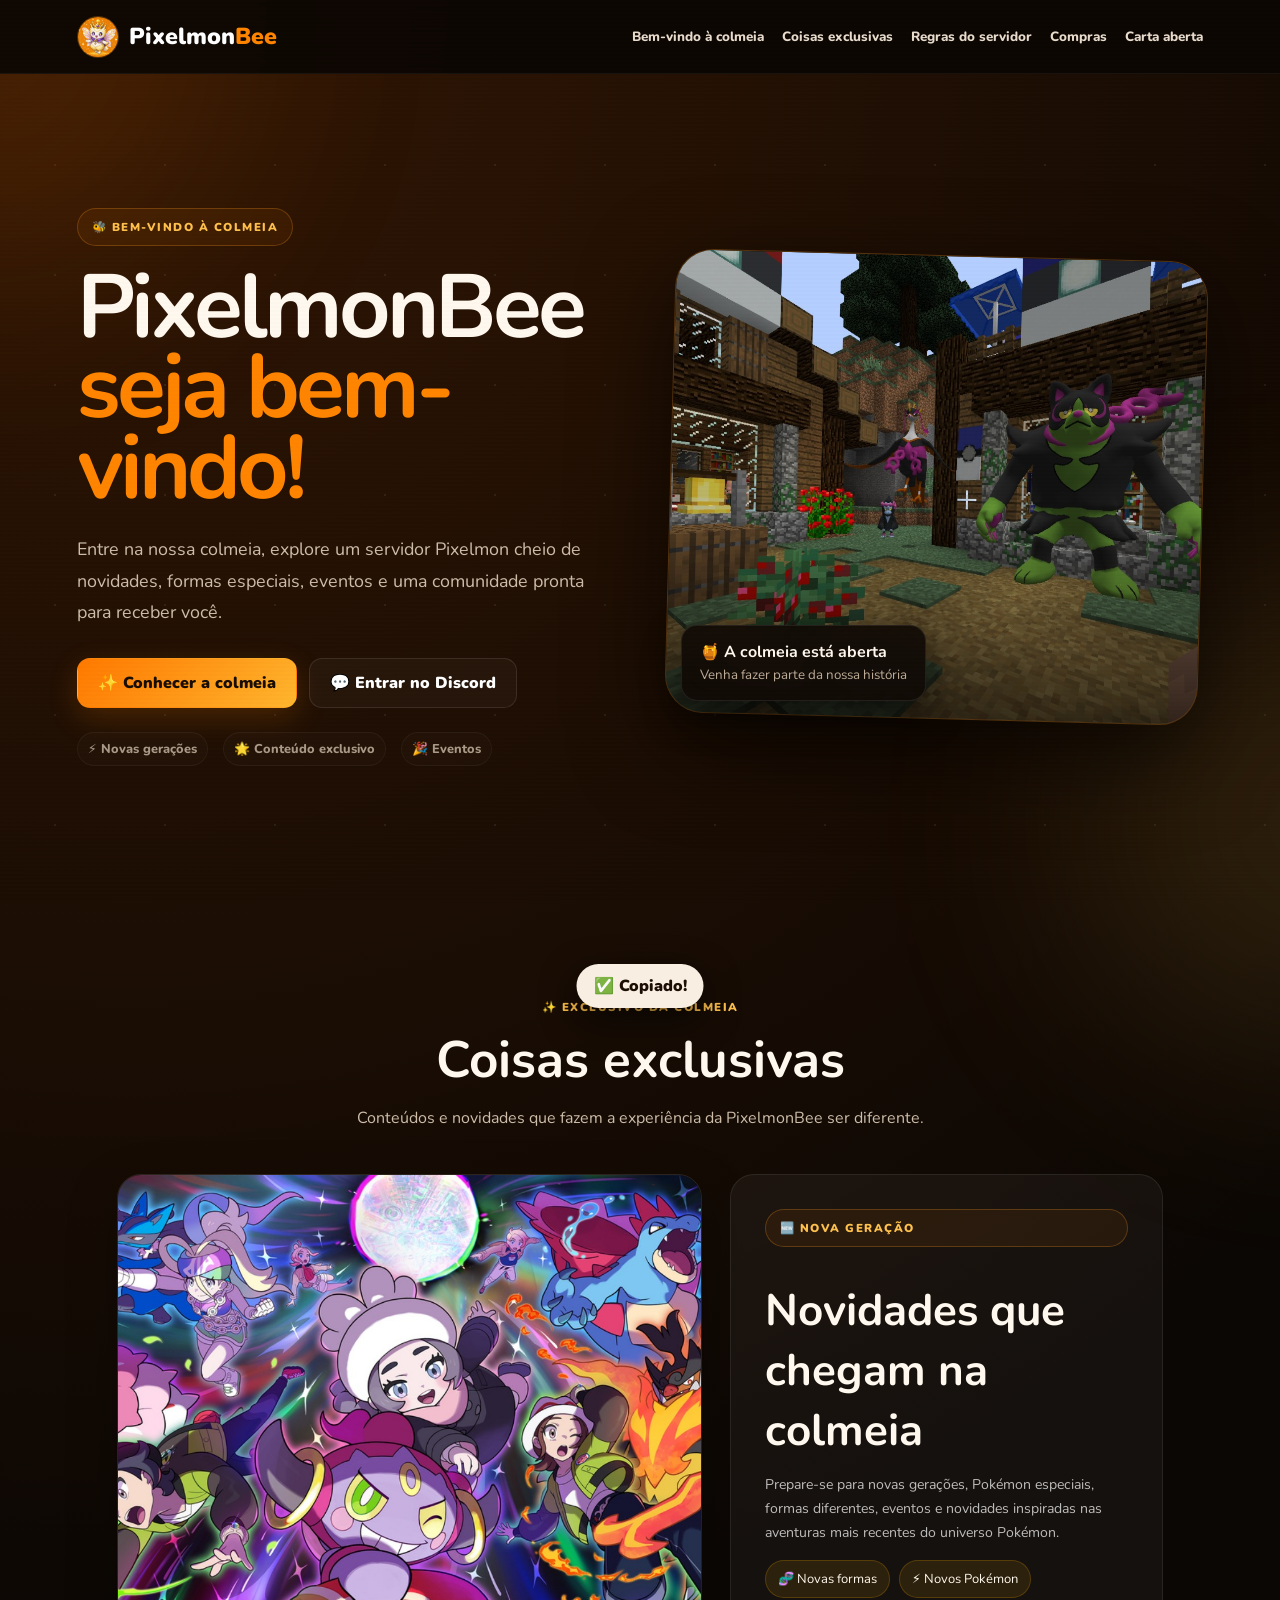
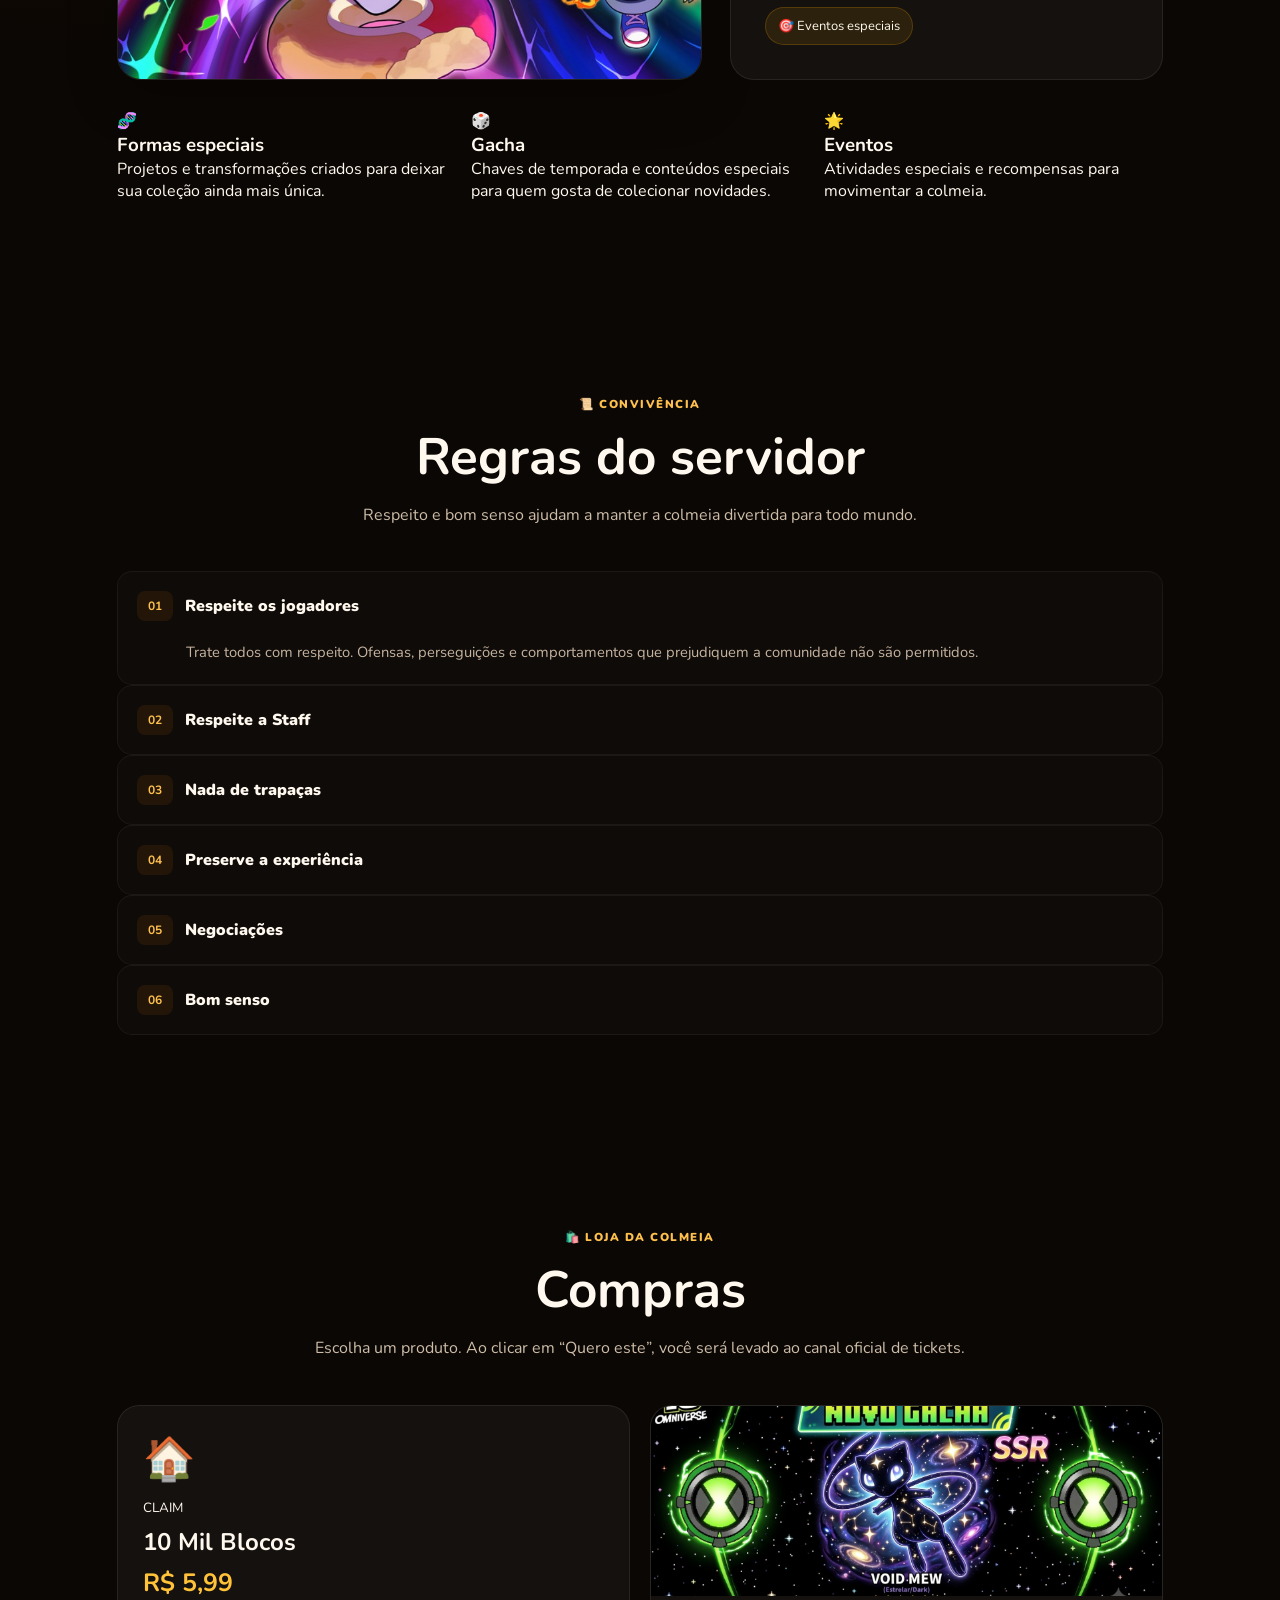
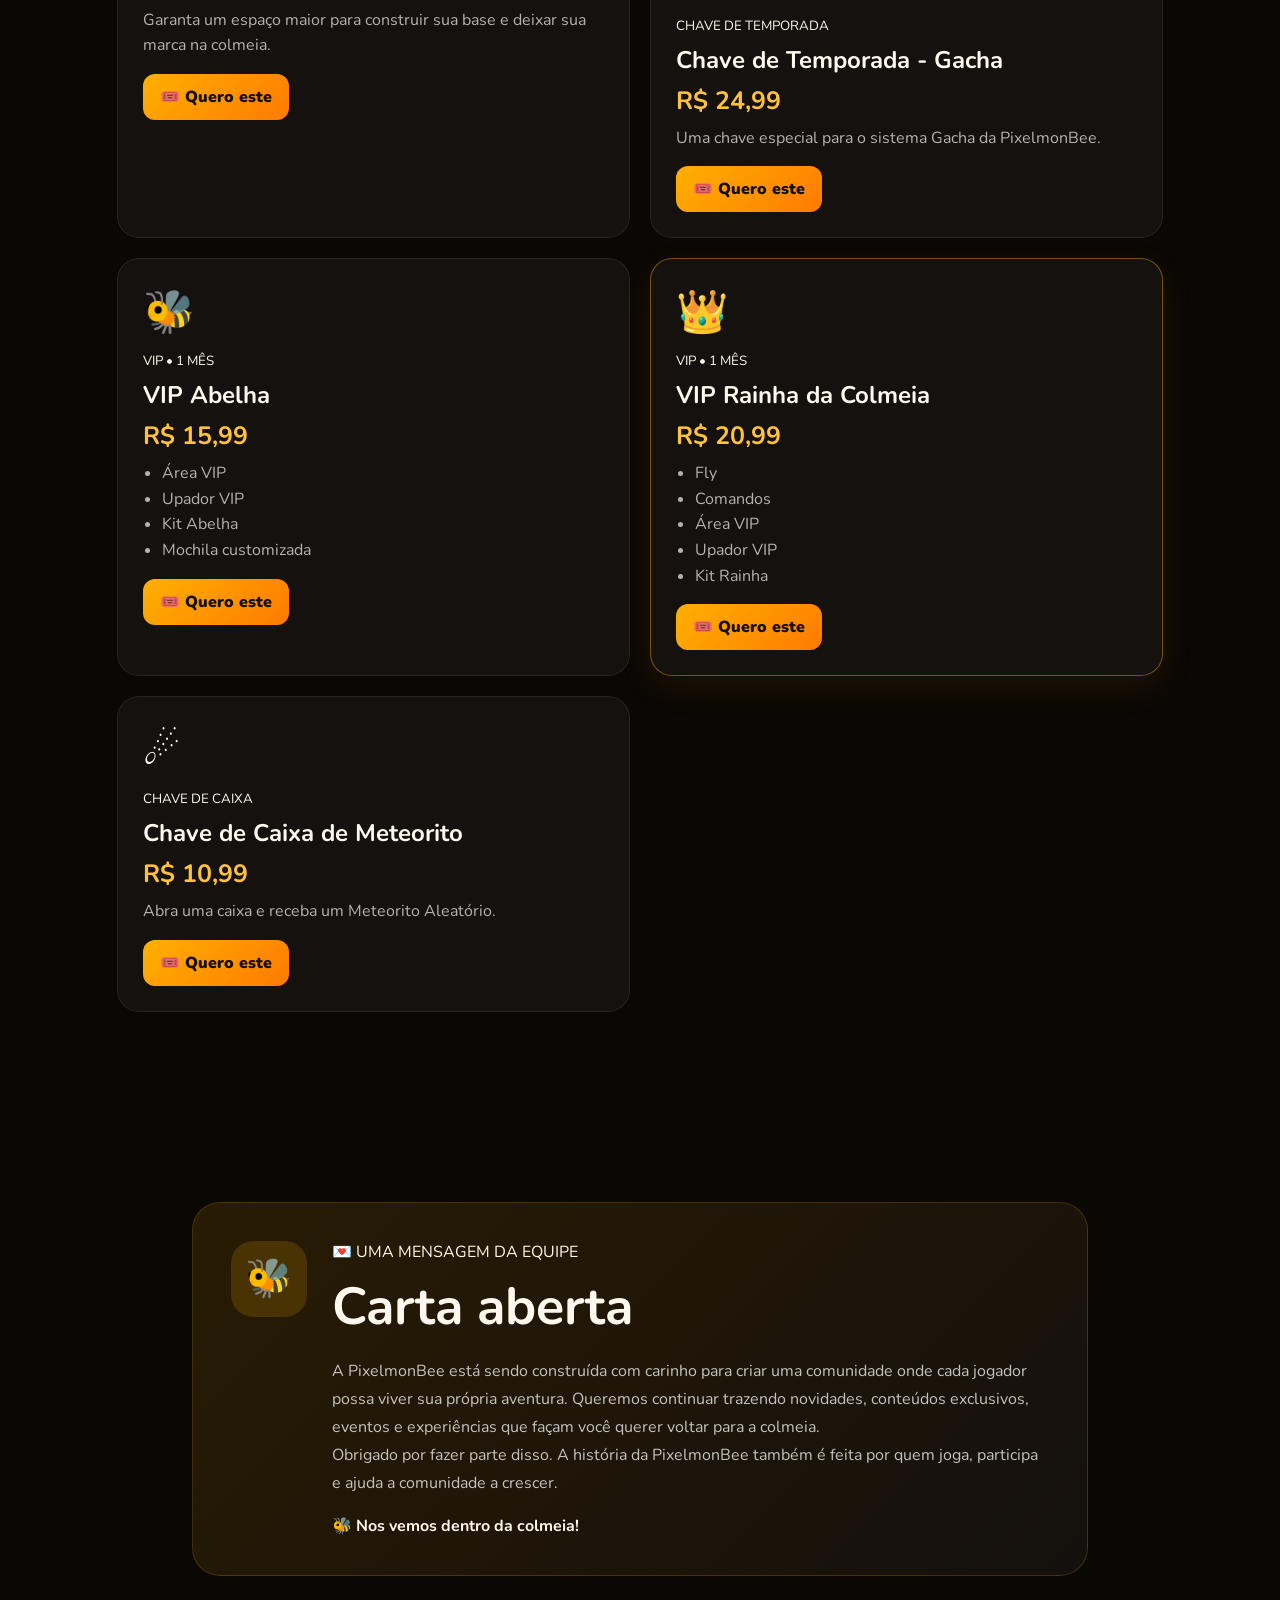
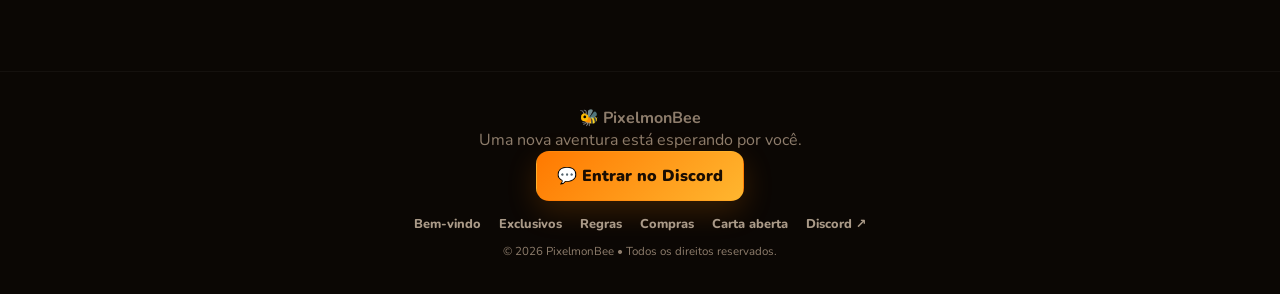
<file: index.html>
<!DOCTYPE html>
<html lang="pt-BR">
<head>
<meta charset="UTF-8"><meta name="viewport" content="width=device-width, initial-scale=1.0">
<meta name="theme-color" content="#ffb000"><meta name="description" content="PixelmonBee — Bem-vindo à colmeia. Conteúdo exclusivo, regras, compras e comunidade Pixelmon.">
<title>PixelmonBee • Bem-vindo à Colmeia</title>
<link rel="preconnect" href="https://fonts.googleapis.com"><link rel="preconnect" href="https://fonts.gstatic.com" crossorigin>
<link href="https://fonts.googleapis.com/css2?family=Nunito:wght@400;600;700;800;900&display=swap" rel="stylesheet"><link rel="stylesheet" href="style.css">
</head>
<body>
<div class="ambient ambient-a"></div><div class="ambient ambient-b"></div>
<header class="navbar">
<a class="brand" href="#bem-vindo" aria-label="PixelmonBee início"><img src="bee-mascot.jpg" alt="Mascote PixelmonBee" class="brand-img"><span>Pixelmon<span>Bee</span></span></a>
<button class="menu-btn" aria-label="Abrir menu" aria-expanded="false">☰</button>
<nav class="nav-links"><a href="#bem-vindo">Bem-vindo à colmeia</a><a href="#exclusivos">Coisas exclusivas</a><a href="#regras">Regras do servidor</a><a href="#compras">Compras</a><a href="#carta">Carta aberta</a></nav>
</header>
<main>
<section id="bem-vindo" class="hero"><div class="hero-copy reveal"><div class="badge">🐝 BEM-VINDO À COLMEIA</div><h1>PixelmonBee<br><span>seja bem-vindo!</span></h1><p>Entre na nossa colmeia, explore um servidor Pixelmon cheio de novidades, formas especiais, eventos e uma comunidade pronta para receber você.</p><div class="hero-actions"><a href="#exclusivos" class="btn primary">✨ Conhecer a colmeia</a><a href="https://discord.gg/A4HREpduk" target="_blank" rel="noopener" class="btn ghost">💬 Entrar no Discord</a></div><div class="hero-mini"><span>⚡ Novas gerações</span><span>🌟 Conteúdo exclusivo</span><span>🎉 Eventos</span></div></div><div class="hero-visual reveal"><div class="hero-frame"><img src="server-scene.png" alt="Cena do servidor PixelmonBee"><div class="hero-overlay"></div><div class="scene-tag">🐝 PIXELMONBEE</div></div><div class="floating-card"><b>🍯 A colmeia está aberta</b><small>Venha fazer parte da nossa história</small></div></div></section>
<section id="exclusivos" class="section exclusive-section"><div class="section-heading reveal"><span>✨ EXCLUSIVO DA COLMEIA</span><h2>Coisas exclusivas</h2><p>Conteúdos e novidades que fazem a experiência da PixelmonBee ser diferente.</p></div><div class="exclusive-feature reveal"><div class="exclusive-image"><img src="legends-za-banner.jpg" alt="Banner de Pokémon Legends Z-A"></div><div class="exclusive-copy"><div class="badge">🆕 NOVA GERAÇÃO</div><h3>Novidades que chegam na colmeia</h3><p>Prepare-se para novas gerações, Pokémon especiais, formas diferentes, eventos e novidades inspiradas nas aventuras mais recentes do universo Pokémon.</p><div class="exclusive-pills"><span>🧬 Novas formas</span><span>⚡ Novos Pokémon</span><span>🎯 Eventos especiais</span></div></div></div><div class="feature-grid exclusive-cards"><article class="feature-card reveal"><div class="feature-icon">🧬</div><h3>Formas especiais</h3><p>Projetos e transformações criados para deixar sua coleção ainda mais única.</p></article><article class="feature-card reveal"><div class="feature-icon">🎲</div><h3>Gacha</h3><p>Chaves de temporada e conteúdos especiais para quem gosta de colecionar novidades.</p></article><article class="feature-card reveal"><div class="feature-icon">🌟</div><h3>Eventos</h3><p>Atividades especiais e recompensas para movimentar a colmeia.</p></article></div></section>
<section id="regras" class="section rules-section"><div class="section-heading reveal"><span>📜 CONVIVÊNCIA</span><h2>Regras do servidor</h2><p>Respeito e bom senso ajudam a manter a colmeia divertida para todo mundo.</p></div><div class="rules-grid"><details class="rule reveal" open><summary><b>01</b> Respeite os jogadores</summary><p>Trate todos com respeito. Ofensas, perseguições e comportamentos que prejudiquem a comunidade não são permitidos.</p></details><details class="rule reveal"><summary><b>02</b> Respeite a Staff</summary><p>Siga as orientações da equipe e, se houver algum problema, procure a Staff de forma respeitosa.</p></details><details class="rule reveal"><summary><b>03</b> Nada de trapaças</summary><p>Não utilize hacks, exploits ou qualquer recurso que dê vantagem injusta.</p></details><details class="rule reveal"><summary><b>04</b> Preserve a experiência</summary><p>Evite spam, divulgação indevida, abusos e atitudes que atrapalhem a experiência dos demais jogadores.</p></details><details class="rule reveal"><summary><b>05</b> Negociações</summary><p>Tenha atenção ao negociar itens, Pokémon e serviços. Em caso de dúvida ou problema, procure a equipe.</p></details><details class="rule reveal"><summary><b>06</b> Bom senso</summary><p>A Staff pode analisar situações que não estejam descritas literalmente aqui para preservar a comunidade.</p></details></div></section>
<section id="compras" class="section shop-section"><div class="section-heading reveal"><span>🛍️ LOJA DA COLMEIA</span><h2>Compras</h2><p>Escolha um produto. Ao clicar em “Quero este”, você será levado ao canal oficial de tickets.</p></div><div class="shop-grid">
<article class="product-card reveal"><div class="product-icon">🏠</div><small>CLAIM</small><h3>10 Mil Blocos</h3><strong class="price">R$ 5,99</strong><p>Garanta um espaço maior para construir sua base e deixar sua marca na colmeia.</p><a class="buy-btn" href="https://discord.com/channels/1549531793768841348/1549538783274213408" target="_blank" rel="noopener">🎟️ Quero este</a></article>
<article class="product-card product-gacha reveal"><div class="product-image"><img src="gacha-banner.png" alt="Gacha — resultado da convocação"></div><small>CHAVE DE TEMPORADA</small><h3>Chave de Temporada - Gacha</h3><strong class="price">R$ 24,99</strong><p>Uma chave especial para o sistema Gacha da PixelmonBee.</p><a class="buy-btn" href="https://discord.com/channels/1549531793768841348/1549538783274213408" target="_blank" rel="noopener">🎟️ Quero este</a></article>
<article class="product-card reveal"><div class="product-icon">🐝</div><small>VIP • 1 MÊS</small><h3>VIP Abelha</h3><strong class="price">R$ 15,99</strong><ul><li>Área VIP</li><li>Upador VIP</li><li>Kit Abelha</li><li>Mochila customizada</li></ul><a class="buy-btn" href="https://discord.com/channels/1549531793768841348/1549538783274213408" target="_blank" rel="noopener">🎟️ Quero este</a></article>
<article class="product-card featured-product reveal"><div class="product-icon">👑</div><small>VIP • 1 MÊS</small><h3>VIP Rainha da Colmeia</h3><strong class="price">R$ 20,99</strong><ul><li>Fly</li><li>Comandos</li><li>Área VIP</li><li>Upador VIP</li><li>Kit Rainha</li></ul><a class="buy-btn" href="https://discord.com/channels/1549531793768841348/1549538783274213408" target="_blank" rel="noopener">🎟️ Quero este</a></article>
<article class="product-card reveal"><div class="product-icon">☄️</div><small>CHAVE DE CAIXA</small><h3>Chave de Caixa de Meteorito</h3><strong class="price">R$ 10,99</strong><p>Abra uma caixa e receba um Meteorito Aleatório.</p><a class="buy-btn" href="https://discord.com/channels/1549531793768841348/1549538783274213408" target="_blank" rel="noopener">🎟️ Quero este</a></article>
</div></section>
<section id="carta" class="section letter-section"><div class="letter reveal"><div class="letter-mark">🐝</div><div><span>💌 UMA MENSAGEM DA EQUIPE</span><h2>Carta aberta</h2><p>A PixelmonBee está sendo construída com carinho para criar uma comunidade onde cada jogador possa viver sua própria aventura. Queremos continuar trazendo novidades, conteúdos exclusivos, eventos e experiências que façam você querer voltar para a colmeia.</p><p>Obrigado por fazer parte disso. A história da PixelmonBee também é feita por quem joga, participa e ajuda a comunidade a crescer.</p><strong>🐝 Nos vemos dentro da colmeia!</strong></div></div></section>
</main>
<footer class="footer"><div class="footer-main"><div><b>🐝 PixelmonBee</b><p>Uma nova aventura está esperando por você.</p></div><a class="btn primary" href="https://discord.gg/A4HREpduk" target="_blank" rel="noopener">💬 Entrar no Discord</a></div><div class="footer-links"><a href="#bem-vindo">Bem-vindo</a><a href="#exclusivos">Exclusivos</a><a href="#regras">Regras</a><a href="#compras">Compras</a><a href="#carta">Carta aberta</a><a href="https://discord.gg/A4HREpduk" target="_blank" rel="noopener">Discord ↗</a></div><p class="copyright">© <span id="year"></span> PixelmonBee • Todos os direitos reservados.</p></footer>
<div class="toast" id="toast">✅ Copiado!</div><button class="to-top" id="to-top" aria-label="Voltar ao topo">↑</button><script src="script.js"></script>
</body></html>
</file>
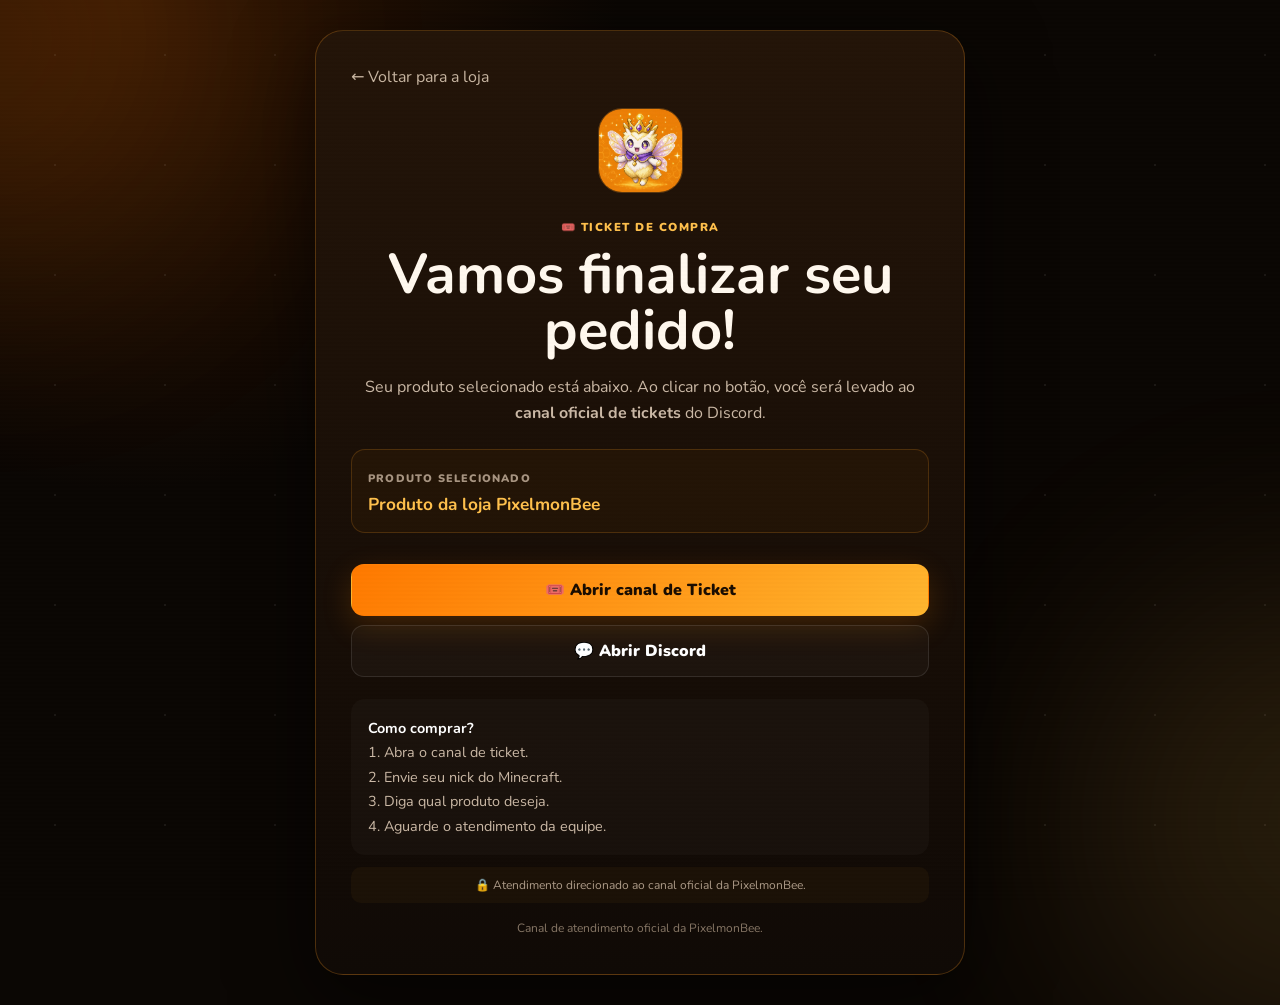
<file: ticket.html>
<!DOCTYPE html>
<html lang="pt-BR">
<head>
  <meta charset="UTF-8"><meta name="viewport" content="width=device-width, initial-scale=1.0">
  <meta name="theme-color" content="#ff8500">
  <title>Ticket • PixelmonBee</title>
  <link rel="preconnect" href="https://fonts.googleapis.com"><link rel="preconnect" href="https://fonts.gstatic.com" crossorigin>
  <link href="https://fonts.googleapis.com/css2?family=Nunito:wght@400;600;700;800;900&display=swap" rel="stylesheet"><link rel="stylesheet" href="style.css">
</head>
<body class="ticket-page">
  <div class="ambient ambient-a"></div><div class="ambient ambient-b"></div>
  <main class="ticket-main">
    <div class="ticket-card">
      <a class="back" href="index.html#loja">← Voltar para a loja</a>
      <div class="ticket-logo"><img src="bee-mascot.jpg" alt="PixelmonBee"></div>
      <span class="ticket-label">🎟️ TICKET DE COMPRA</span>
      <h1>Vamos finalizar seu pedido!</h1>
      <p>Seu produto selecionado está abaixo. Ao clicar no botão, você será levado ao <b>canal oficial de tickets</b> do Discord.</p>

      <div class="selected"><small>PRODUTO SELECIONADO</small><strong id="selected-item">Produto da loja PixelmonBee</strong></div>

      <a id="ticket-link" class="btn primary big" href="https://discord.com/channels/1549531793768841348/1549538783274213408" target="_blank" rel="noopener">🎟️ Abrir canal de Ticket</a>
      <a class="btn ghost big" href="https://discord.gg/A4HREpduk" target="_blank" rel="noopener">💬 Abrir Discord</a>

      <div class="ticket-help">
        <b>Como comprar?</b><br>
        1. Abra o canal de ticket.<br>
        2. Envie seu nick do Minecraft.<br>
        3. Diga qual produto deseja.<br>
        4. Aguarde o atendimento da equipe.
      </div>
      <div class="ticket-channel">🔒 Atendimento direcionado ao canal oficial da PixelmonBee.</div>
      <p class="tiny">Canal de atendimento oficial da PixelmonBee.</p>
    </div>
  </main>

  <script>
    const params = new URLSearchParams(location.search);
    const item = params.get('item');
    const selected = document.getElementById('selected-item');
    if (item) selected.textContent = item;
  </script>
</body>
</html>
</file>
<file: style.css>
*{box-sizing:border-box;margin:0;padding:0}
html{scroll-behavior:smooth}
:root{--orange:#ff8500;--orange2:#ffb52e;--gold:#ffc14d;--bg:#0b0704;--panel:#171008;--panel2:#241509;--text:#fff8ee;--muted:#cdbda9;--line:#ff9d2230;--green:#5de27d}
body{font-family:'Nunito',system-ui,sans-serif;background:radial-gradient(circle at 10% 0%,#321704 0,#0b0704 32%),#0b0704;color:var(--text);overflow-x:hidden}
body:before{content:"";position:fixed;inset:0;pointer-events:none;opacity:.07;background-image:radial-gradient(circle,#fff 1px,transparent 1px);background-size:110px 110px;z-index:-2}
body:after{content:"";position:fixed;inset:0;pointer-events:none;background:linear-gradient(transparent 50%,#00000008 50%);background-size:100% 4px;opacity:.2;z-index:100}
.ambient{position:fixed;width:480px;height:480px;border-radius:50%;filter:blur(120px);opacity:.12;pointer-events:none;z-index:-1}.ambient-a{background:#ff7900;left:-250px;top:-200px}.ambient-b{background:#ffc14d;right:-280px;bottom:-160px}
.navbar{height:74px;position:sticky;top:0;z-index:50;display:flex;align-items:center;justify-content:space-between;padding:0 6%;background:#0b0704e8;backdrop-filter:blur(18px);border-bottom:1px solid #ffffff0c}
.brand{display:flex;align-items:center;gap:10px;text-decoration:none;color:#fff;font-size:1.45rem;font-weight:900}.brand>span>span{color:var(--orange)}.brand-img{width:42px;height:42px;border-radius:50%;object-fit:cover;border:1px solid #ff9d2244}
.nav-links{display:flex;align-items:center;gap:18px}.nav-links a{color:#e9dccd;text-decoration:none;font-weight:800;font-size:.84rem;transition:.2s}.nav-links a:hover{color:var(--gold)}.nav-discord{padding:9px 14px;border-radius:999px!important;background:#ff850015;border:1px solid #ff9d2240}
.menu-btn{display:none;background:none;border:0;color:#fff;font-size:1.9rem}
.hero{min-height:calc(100vh - 74px);max-width:1280px;margin:auto;padding:90px 6%;display:grid;grid-template-columns:1fr 1fr;gap:60px;align-items:center}.badge,.section-heading>span,.ticket-label{display:inline-block;color:var(--gold);font-size:.72rem;font-weight:900;letter-spacing:1.5px}.badge{padding:10px 14px;border-radius:999px;background:#ff850012;border:1px solid #ff9d2240;margin-bottom:22px}
.hero h1{font-size:clamp(3.3rem,7vw,6.3rem);line-height:.9;letter-spacing:-4px;margin-bottom:25px}.hero h1 span{color:var(--orange)}.hero-copy>p{max-width:620px;color:var(--muted);font-size:1.12rem;line-height:1.75}.hero-actions{display:flex;gap:12px;margin-top:30px}
.btn{display:inline-flex;align-items:center;justify-content:center;text-decoration:none;border-radius:13px;padding:13px 20px;font-weight:900;border:1px solid transparent;transition:.2s;cursor:pointer}.btn.primary{background:linear-gradient(135deg,#ff7900,#ffb62f);color:#1a0d02;box-shadow:0 10px 30px #ff85002e}.btn.primary:hover{transform:translateY(-3px);filter:brightness(1.06)}.btn.ghost{background:#ffffff08;border-color:#ffffff1a;color:#fff}.btn.ghost:hover{background:#ffffff12;transform:translateY(-2px)}
.hero-mini{display:flex;gap:15px;flex-wrap:wrap;margin-top:24px;color:#aa9a88;font-size:.8rem;font-weight:800}.hero-mini span{padding:7px 10px;border:1px solid #ffffff0b;border-radius:999px;background:#ffffff04}
.hero-visual{position:relative;display:flex;justify-content:center}.hero-frame{width:min(100%,560px);aspect-ratio:1.15/1;border-radius:38px;overflow:hidden;border:1px solid #ff9d2245;box-shadow:0 30px 90px #0009;transform:rotate(1.5deg);position:relative;background:#160d07}.hero-frame img{width:100%;height:100%;object-fit:cover}.hero-overlay{position:absolute;inset:0;background:linear-gradient(180deg,transparent 55%,#0b0704b8 100%)}.scene-tag{position:absolute;left:22px;bottom:20px;padding:8px 12px;border:1px solid #ffffff20;background:#0d0805c9;border-radius:999px;font-size:.7rem;font-weight:900;letter-spacing:1px}.floating-card{position:absolute;bottom:18px;left:2%;padding:15px 18px;border:1px solid #ffffff14;background:#110a06e8;backdrop-filter:blur(14px);border-radius:16px;box-shadow:0 15px 35px #0008}.floating-card b{display:block}.floating-card small{color:#bfae9a}
.section{max-width:1200px;margin:auto;padding:95px 6%}.section-heading{text-align:center;margin-bottom:42px}.section-heading h2{font-size:clamp(2.2rem,4vw,3.4rem);margin:8px 0 10px}.section-heading p{max-width:700px;margin:auto;color:var(--muted);line-height:1.7}
.server-panel{display:flex;align-items:center;gap:20px;padding:26px;border-radius:24px;background:linear-gradient(135deg,#241408,#120b07);border:1px solid var(--line);box-shadow:0 20px 55px #0006}.server-badge{width:70px;height:70px;display:grid;place-items:center;border-radius:20px;background:#ff850014;font-size:2.4rem}.server-main{flex:1}.server-main small,.selected small{font-size:.68rem;color:#a89582;font-weight:900;letter-spacing:1.2px}.ip-line{display:flex;gap:10px;align-items:center;margin:6px 0}.ip-line code{font-size:clamp(1rem,2.5vw,1.35rem);font-weight:900;word-break:break-word}.ip-line button{border:1px solid #ff9d2244;background:#ff9d2212;color:var(--gold);border-radius:9px;padding:8px 11px;font-weight:900;white-space:nowrap;cursor:pointer}.server-main p{color:#bbaa96;font-size:.86rem}.status{font-size:.78rem;font-weight:900;color:#b8a793}.status i{display:inline-block;width:8px;height:8px;background:var(--green);border-radius:50%;margin-right:5px;box-shadow:0 0 12px #58df7a}
.feature-grid{display:grid;grid-template-columns:repeat(3,1fr);gap:15px;margin-top:16px}.feature{padding:24px;border:1px solid #ffffff0d;border-radius:18px;background:#ffffff04;transition:.25s}.feature:hover{transform:translateY(-4px);border-color:#ff9d2230}.feature>b{font-size:1.8rem}.feature h3{margin:10px 0 5px}.feature p{color:#bca995;line-height:1.5;font-size:.9rem}
.updates-section{padding-top:50px}.update-grid{display:grid;grid-template-columns:1.35fr 1fr 1fr;gap:15px}.update-card{position:relative;padding:25px;border:1px solid #ffffff0d;border-radius:22px;background:linear-gradient(145deg,#1f1209,#100a06);box-shadow:0 18px 50px #0004;min-height:205px;transition:.25s}.update-card:hover{transform:translateY(-5px);border-color:#ff9d2240}.update-main{grid-row:span 2;display:flex;flex-direction:column;justify-content:flex-end;min-height:425px;overflow:hidden;background:radial-gradient(circle at 80% 15%,#5c2d071c,transparent 35%),linear-gradient(145deg,#281609,#100a06)}.update-main:before{content:"✦";position:absolute;right:25px;top:-25px;font-size:11rem;color:#ffb52e0b}.update-icon{font-size:2.8rem;margin-bottom:18px}.eyebrow{display:block;color:var(--gold);font-size:.68rem;font-weight:900;letter-spacing:1.3px;margin-bottom:6px}.update-card h3{font-size:1.35rem;margin-bottom:7px}.update-card p{color:#bda995;line-height:1.6;font-size:.9rem}.new-pill{position:absolute;top:16px;right:16px;background:var(--orange);color:#190c02;border-radius:999px;padding:6px 9px;font-size:.58rem;letter-spacing:.8px}
.exclusive-grid{display:grid;grid-template-columns:repeat(3,1fr);gap:16px}.exclusive-card{border:1px solid #ffffff0d;border-radius:22px;background:#ffffff04;overflow:hidden;transition:.25s}.exclusive-card:hover{transform:translateY(-5px);border-color:#ff9d2240}.exclusive-art{height:185px;display:flex;align-items:flex-end;justify-content:space-between;padding:18px;background:#1a0d07;position:relative;overflow:hidden}.exclusive-art:before{content:"";position:absolute;width:220px;height:220px;border-radius:50%;background:#ff9d2210;right:-60px;top:-80px}.exclusive-art span{font-size:.65rem;font-weight:900;letter-spacing:1.5px;color:#d9b66d;z-index:1}.exclusive-art b{font-size:5rem;line-height:1;z-index:1}.art-mega{background:linear-gradient(145deg,#261306,#110a06)}.art-anime{background:linear-gradient(145deg,#28112a,#100a06)}.art-gen{background:linear-gradient(145deg,#11242c,#0a0a06)}.exclusive-copy{padding:20px}.exclusive-copy>span{font-size:.65rem;color:#a79582;font-weight:900;letter-spacing:1.2px}.exclusive-copy h3{font-size:1.4rem;margin:7px 0}.exclusive-copy p{color:#bda995;font-size:.88rem;line-height:1.6}
.roadmap{margin-top:22px;padding:24px;border:1px solid #ff9d2225;border-radius:20px;background:linear-gradient(135deg,#241407,#130b07);display:grid;grid-template-columns:auto 1fr auto;align-items:center;gap:20px}.roadmap span{display:block;color:#a89582;font-size:.65rem;font-weight:900;letter-spacing:1.2px}.roadmap>div>b{color:var(--gold)}.road-line{display:flex;gap:8px;align-items:center}.road-line:before{content:"";height:2px;background:#ff9d2230;flex:1}.road-line i{width:10px;height:10px;border-radius:50%;background:#ff9d22;border:3px solid #3a200c}.roadmap p{grid-column:1/3;color:#bda995;font-size:.85rem}.roadmap .btn{grid-column:3;grid-row:2}
.letter-section{max-width:1050px}.letter-wrap{background:#f5eadb;color:#2a170a;border-radius:24px;overflow:hidden;box-shadow:0 25px 70px #0007;transform:rotate(-.4deg)}.letter-top{display:flex;justify-content:space-between;gap:15px;align-items:center;padding:18px 25px;background:#2a170a;color:#ffc14d}.letter-top span{font-size:.7rem;font-weight:900;letter-spacing:1.3px}.letter-top b{font-size:.8rem}.letter-body{padding:45px 8%;background:linear-gradient(135deg,#f8eee1,#eadbc6)}.letter-body h2{font-size:2.2rem;margin-bottom:24px}.letter-body p{font-family:Georgia,serif;font-size:1.02rem;line-height:1.85;margin:0 0 17px;color:#4a301f}.letter-body .signature{margin-top:28px}
.store-banner{border:1px solid var(--line);border-radius:22px;overflow:hidden;box-shadow:0 20px 55px #0006;margin-bottom:28px}.store-banner img{width:100%;display:block;max-height:430px;object-fit:cover}.shop-nav{display:flex;justify-content:center;gap:8px;flex-wrap:wrap;margin-bottom:25px}.tab{border:1px solid #ffffff14;background:#ffffff07;color:#d9cbbb;border-radius:999px;padding:10px 15px;font-weight:900;cursor:pointer}.tab.active{background:var(--orange);border-color:var(--orange);color:#180c02}
.products{display:grid;grid-template-columns:repeat(4,1fr);gap:16px}.product{position:relative;display:flex;flex-direction:column;min-height:510px;padding:20px;border-radius:22px;background:linear-gradient(180deg,#211309,#110a06);border:1px solid #ffffff0e;box-shadow:0 15px 45px #0005;transition:.25s}.product:hover{transform:translateY(-5px);border-color:#ff9d2245}.product.hidden{display:none}.product>small{color:#a99988;font-size:.67rem;font-weight:900;letter-spacing:1.1px;margin-top:13px}.product h3{font-size:1.45rem;margin:6px 0}.price{color:var(--gold);font-size:1.65rem}.product ul{list-style:none;color:#c9b8a5;line-height:1.75;font-size:.88rem;margin:14px 0 18px}.product li:before{content:'✓';color:#5de27d;font-weight:900;margin-right:7px}.product p{color:#c9b8a5;line-height:1.6;font-size:.9rem;margin:13px 0}.product-art{height:150px;border-radius:16px;overflow:hidden;display:grid;place-items:center;background:#ff85000d;border:1px solid #ffffff0a}.product-art img{width:100%;height:100%;object-fit:cover}.crown-art{font-size:5rem;background:radial-gradient(circle,#5e380b,#251306)}.key-art,.meteor-art{font-size:4.2rem;background:radial-gradient(circle,#422207,#1b0e06)}.product>em{position:absolute;top:15px;right:15px;background:var(--gold);color:#1a0c02;padding:6px 9px;border-radius:8px;font-size:.58rem;font-weight:900;font-style:normal}.buy-btn{margin-top:auto;text-align:center;text-decoration:none;border-radius:12px;padding:13px;background:var(--orange);color:#180c02;font-weight:900;transition:.2s}.buy-btn:hover{filter:brightness(1.08);transform:translateY(-2px)}.note{padding:10px;border-radius:10px;background:#ff9d2210;color:#e6b351;font-size:.76rem}.meteor-list{display:grid;grid-template-columns:1fr 1fr;gap:7px;margin-top:12px}.meteor-list span{padding:8px;background:#ffffff06;border-radius:9px;color:#c9b8a5;font-size:.75rem}.meteor-list b{display:block;color:var(--gold);margin-top:2px}
.rules{display:grid;gap:10px;max-width:900px;margin:auto}.rule{background:#ffffff05;border:1px solid #ffffff0d;border-radius:15px;overflow:hidden}.rule summary{cursor:pointer;list-style:none;padding:19px;display:flex;gap:12px;align-items:center;font-weight:900}.rule summary::-webkit-details-marker{display:none}.rule summary b{display:grid;place-items:center;width:36px;height:30px;border-radius:8px;background:#ff850015;color:var(--gold);font-size:.75rem}.rule p{padding:0 20px 20px 68px;color:#c6b4a1;line-height:1.65;font-size:.92rem}.suggestion{max-width:900px;margin:15px auto 0;padding:16px;border-radius:14px;background:#ff850010;border:1px solid #ff9d2225;color:#d2c0ad}
.discord-section{padding-top:35px}.discord-card{display:flex;align-items:center;gap:20px;padding:30px;border-radius:25px;background:linear-gradient(135deg,#321907,#1b0e07);border:1px solid #ff9d2235}.discord-icon{font-size:2.8rem}.discord-card>div:nth-child(2){flex:1}.discord-card span{font-size:.7rem;color:var(--gold);font-weight:900;letter-spacing:1px}.discord-card h2{margin:5px 0}.discord-card p{color:#c9b8a5}.discord-card .btn{white-space:nowrap}
footer{text-align:center;border-top:1px solid #ffffff0b;padding:35px 6%;color:#8e7d6c}.footer-brand{display:flex;justify-content:center;align-items:center;gap:8px;color:#fff}.footer-brand img{width:30px;height:30px;border-radius:50%;object-fit:cover}.footer-brand b{color:var(--gold)}.footer-links{display:flex;justify-content:center;gap:18px;margin-top:14px}.footer-links a{color:#aa9a88;text-decoration:none;font-size:.8rem;font-weight:800}.footer-links a:hover{color:var(--gold)}.copyright{font-size:.72rem;margin-top:10px}
.toast{position:fixed;left:50%;bottom:22px;transform:translate(-50%,130px);background:#f8eee1;color:#1c0e04;padding:11px 17px;border-radius:999px;font-weight:900;z-index:100;transition:.25s;box-shadow:0 12px 35px #0009}.toast.show{transform:translate(-50%,0)}.to-top{position:fixed;right:20px;bottom:20px;width:42px;height:42px;border:1px solid #ff9d2240;background:#130b07e8;color:var(--gold);border-radius:50%;font-size:1.2rem;font-weight:900;cursor:pointer;opacity:0;pointer-events:none;transition:.2s;z-index:40}.to-top.show{opacity:1;pointer-events:auto}
.reveal{opacity:0;transform:translateY(22px);transition:.65s}.reveal.visible{opacity:1;transform:none}
.ticket-main{min-height:100vh;display:grid;place-items:center;padding:30px 18px}.ticket-card{width:min(650px,100%);text-align:center;padding:35px;border:1px solid #ff9d2240;border-radius:28px;background:linear-gradient(180deg,#241509,#100a06);box-shadow:0 25px 80px #0009}.back{display:block;text-align:left;color:#c8b6a2;text-decoration:none;margin-bottom:20px}.back:hover{color:var(--gold)}.ticket-logo img{width:85px;height:85px;object-fit:cover;border-radius:24px;border:1px solid #ff9d2244}.ticket-label{margin-top:20px}.ticket-card h1{font-size:clamp(2.1rem,7vw,3.5rem);line-height:1;margin:10px 0 15px}.ticket-card>p{color:#cbb9a6;line-height:1.65}.selected{text-align:left;margin:22px 0;padding:16px;border:1px solid #ff9d2230;border-radius:14px;background:#ff85000b}.selected strong{display:block;color:var(--gold);font-size:1.08rem;margin-top:5px}.big{width:100%;margin-top:9px;padding:14px}.ticket-help{text-align:left;margin-top:22px;padding:17px;border-radius:14px;background:#ffffff06;color:#cbb9a6;line-height:1.7;font-size:.9rem}.ticket-help b{color:#fff}.ticket-channel{margin-top:12px;padding:10px;border-radius:10px;background:#ff9d220b;color:#ad9b88;font-size:.75rem}.tiny{font-size:.75rem!important;color:#877766!important;margin-top:16px}
@media(max-width:1050px){.nav-links{gap:10px}.nav-links a{font-size:.78rem}.products{grid-template-columns:repeat(2,1fr)}.hero{gap:35px}.update-grid{grid-template-columns:1fr 1fr}.update-main{grid-row:auto;grid-column:span 2;min-height:280px}.roadmap{grid-template-columns:1fr}.road-line{display:none}.roadmap p{grid-column:auto}.roadmap .btn{grid-column:auto;grid-row:auto;justify-self:start}}
@media(max-width:760px){.navbar{height:64px;padding:0 5%}.menu-btn{display:block}.nav-links{display:none;position:absolute;top:64px;left:0;right:0;flex-direction:column;align-items:stretch;gap:3px;padding:12px 5%;background:#0d0805fa;backdrop-filter:blur(18px);border-bottom:1px solid #ffffff0c}.nav-links.open{display:flex}.nav-links a{padding:11px;font-size:.9rem}.hero{grid-template-columns:1fr;text-align:center;padding:65px 6% 75px}.hero h1{letter-spacing:-2px}.hero-actions{justify-content:center;flex-direction:column}.hero-actions .btn{width:100%}.hero-mini{justify-content:center}.hero-visual{order:-1}.hero-frame{width:min(92vw,500px)}.floating-card{left:3%;bottom:10px;font-size:.85rem}.section{padding:75px 5%}.server-panel{flex-wrap:wrap}.status{margin-left:90px}.feature-grid{grid-template-columns:1fr}.update-grid{grid-template-columns:1fr}.update-main{grid-column:auto;min-height:300px}.exclusive-grid{grid-template-columns:1fr}.products{grid-template-columns:1fr}.product{min-height:0}.store-banner{border-radius:16px}.letter-body{padding:32px 7%}.letter-top{flex-direction:column;align-items:flex-start}.discord-card{flex-direction:column;text-align:center}.discord-card .btn{width:100%}.rule p{padding-left:20px}.ip-line{flex-direction:column;align-items:stretch}.ip-line button{width:100%}.footer-links{flex-wrap:wrap}}
@media(max-width:430px){.brand{font-size:1.15rem}.brand-img{width:35px;height:35px}.hero h1{font-size:3.2rem}.ticket-card{padding:25px 18px}.hero-frame{border-radius:25px}.scene-tag{left:14px;bottom:14px}}

/* Mega Evoluções */
.mega-section{padding-top:55px}.mega-grid{display:grid;grid-template-columns:repeat(3,1fr);gap:16px}.mega-card{position:relative;min-height:355px;padding:24px;border-radius:24px;overflow:hidden;border:1px solid #ffffff10;background:#140b06;box-shadow:0 18px 55px #0006;transition:.3s;isolation:isolate}.mega-card:hover{transform:translateY(-7px) scale(1.01);border-color:#ffb52e55;box-shadow:0 25px 70px #0008}.mega-card:before{content:"";position:absolute;inset:0;background:linear-gradient(180deg,transparent 30%,#0b0704f2 100%);z-index:-1}.mega-card:after{content:"";position:absolute;width:220px;height:220px;border-radius:50%;right:-90px;top:-80px;background:#ffb52e12;filter:blur(4px);z-index:-1}.mega-garchomp{background:radial-gradient(circle at 75% 25%,#65300655,transparent 35%),linear-gradient(145deg,#2b1608,#0e0906)}.mega-blastoise{background:radial-gradient(circle at 75% 25%,#185c9a55,transparent 35%),linear-gradient(145deg,#10263b,#0a0907)}.mega-glimmora{background:radial-gradient(circle at 75% 25%,#7d3ba555,transparent 35%),linear-gradient(145deg,#28122e,#0e0907)}.mega-baxcalibur{background:radial-gradient(circle at 75% 25%,#70cce955,transparent 35%),linear-gradient(145deg,#102d35,#080b0b)}.mega-dragonair{background:radial-gradient(circle at 75% 25%,#c98bff55,transparent 35%),linear-gradient(145deg,#29152e,#0e0907)}.mega-mewtwo{background:radial-gradient(circle at 75% 25%,#7c75ff55,transparent 35%),linear-gradient(145deg,#16153b,#09090b)}.mega-symbol{position:absolute;right:20px;top:14px;font-size:7rem;line-height:1;font-weight:900;letter-spacing:-8px;color:#ffffff10;text-shadow:0 0 35px #ffffff12;z-index:0}.mega-glow{position:absolute;width:170px;height:170px;border-radius:50%;right:25px;top:45px;background:#ffb52e0d;filter:blur(20px);z-index:0}.mega-info{position:absolute;left:24px;right:24px;bottom:23px;z-index:2}.mega-tag{display:inline-block;color:var(--gold);font-size:.62rem;font-weight:900;letter-spacing:1.3px;margin-bottom:7px}.mega-info h3{font-size:1.65rem;margin-bottom:9px}.mega-info p{color:#c3b19e;font-size:.85rem;line-height:1.55;max-width:420px}.type-row{display:flex;gap:7px;flex-wrap:wrap;margin-bottom:10px}.type-row span{font-size:.6rem;font-weight:900;padding:5px 8px;border-radius:999px;background:#ffffff0b;border:1px solid #ffffff10;color:#e2d5c7}.mega-footer{margin-top:18px;padding:21px 24px;border:1px solid #ff9d2225;border-radius:20px;background:linear-gradient(135deg,#241407,#130b07);display:flex;align-items:center;justify-content:space-between;gap:20px}.mega-footer b{display:block;font-size:1.05rem}.mega-footer span{display:block;color:#bda995;font-size:.82rem;margin-top:4px}.mega-footer .btn{white-space:nowrap}
@media(max-width:1050px){.mega-grid{grid-template-columns:repeat(2,1fr)}}
@media(max-width:760px){.mega-grid{grid-template-columns:1fr}.mega-card{min-height:325px}.mega-footer{flex-direction:column;align-items:stretch;text-align:center}.mega-footer .btn{width:100%}}

.mega-photo{position:absolute;left:50%;top:12px;transform:translateX(-50%);width:240px;height:210px;display:flex;align-items:center;justify-content:center;z-index:1;pointer-events:none}.mega-photo img{width:100%;height:100%;object-fit:contain;filter:drop-shadow(0 18px 20px #0008);transition:transform .35s ease}.mega-card:hover .mega-photo img{transform:scale(1.07) translateY(-4px)}.custom-photo{border-radius:22px;background:radial-gradient(circle,#ffffff12,transparent 65%);flex-direction:column;gap:5px;color:#ffd56b;text-align:center;font-weight:900}.custom-photo div{font-size:4.3rem;filter:drop-shadow(0 10px 16px #0008)}.custom-photo small{font-size:.58rem;letter-spacing:1.2px;color:#d7c5b3}.mega-info{bottom:20px}.mega-symbol{opacity:.7}.mega-credit{margin:14px 4px 0;color:#8f8071;font-size:.72rem;line-height:1.5;text-align:center}
@media(max-width:760px){.mega-photo{width:205px;height:180px;top:8px}.mega-card{min-height:325px}.custom-photo div{font-size:3.6rem}}

/* PixelmonBee v5 — five-tab redesign */
.exclusive-feature{display:grid;grid-template-columns:1.35fr 1fr;gap:28px;align-items:stretch;margin-bottom:30px}
.exclusive-image{min-height:330px;border-radius:24px;overflow:hidden;border:1px solid rgba(255,255,255,.1);box-shadow:0 18px 50px rgba(0,0,0,.28)}
.exclusive-image img{width:100%;height:100%;min-height:330px;object-fit:cover;display:block}
.exclusive-copy{padding:34px;border-radius:24px;background:rgba(255,255,255,.045);border:1px solid rgba(255,255,255,.08);display:flex;flex-direction:column;justify-content:center}
.exclusive-copy h3{font-size:clamp(28px,4vw,44px);margin:12px 0}
.exclusive-copy p{line-height:1.7;color:rgba(255,255,255,.72)}
.exclusive-pills{display:flex;gap:9px;flex-wrap:wrap;margin-top:15px}.exclusive-pills span{padding:9px 12px;border-radius:999px;background:rgba(255,176,0,.1);border:1px solid rgba(255,176,0,.2);font-size:13px}
.shop-grid{display:grid;grid-template-columns:repeat(2,minmax(0,1fr));gap:20px}.product-card{position:relative;padding:25px;border-radius:22px;background:rgba(255,255,255,.045);border:1px solid rgba(255,255,255,.08);overflow:hidden}.product-card h3{font-size:24px;margin:8px 0}.product-card p,.product-card li{color:rgba(255,255,255,.68);line-height:1.6}.product-card ul{padding-left:19px}.product-icon{font-size:42px;margin-bottom:8px}.product-image{margin:-25px -25px 18px;height:190px;overflow:hidden}.product-image img{width:100%;height:100%;object-fit:cover}.featured-product{border-color:rgba(255,176,0,.42);box-shadow:0 12px 35px rgba(255,176,0,.08)}.buy-btn{display:inline-flex;margin-top:15px;padding:12px 17px;border-radius:12px;text-decoration:none;font-weight:900;background:linear-gradient(135deg,#ffb000,#ff7a00);color:#15100a}.price{display:block;font-size:25px;margin:8px 0;color:#ffc238}
.letter{display:grid;grid-template-columns:auto 1fr;gap:25px;align-items:start;padding:38px;border-radius:28px;background:linear-gradient(135deg,rgba(255,176,0,.12),rgba(255,255,255,.04));border:1px solid rgba(255,176,0,.18)}.letter-mark{width:76px;height:76px;display:grid;place-items:center;border-radius:22px;background:rgba(255,176,0,.16);font-size:38px}.letter h2{font-size:clamp(32px,5vw,52px);margin:8px 0 15px}.letter p{line-height:1.75;color:rgba(255,255,255,.74);max-width:850px}.letter strong{display:block;margin-top:18px}
@media(max-width:850px){.exclusive-feature{grid-template-columns:1fr}.exclusive-image,.exclusive-image img{min-height:230px}.shop-grid{grid-template-columns:1fr}.letter{grid-template-columns:1fr}.letter-mark{width:60px;height:60px}}

/* PixelmonBee v5 — five-tab redesign */
.exclusive-feature{display:grid;grid-template-columns:1.35fr 1fr;gap:28px;align-items:stretch;margin-bottom:30px}.exclusive-image{min-height:330px;border-radius:24px;overflow:hidden;border:1px solid rgba(255,255,255,.1);box-shadow:0 18px 50px rgba(0,0,0,.28)}.exclusive-image img{width:100%;height:100%;min-height:330px;object-fit:cover;display:block}.exclusive-copy{padding:34px;border-radius:24px;background:rgba(255,255,255,.045);border:1px solid rgba(255,255,255,.08);display:flex;flex-direction:column;justify-content:center}.exclusive-copy h3{font-size:clamp(28px,4vw,44px);margin:12px 0}.exclusive-copy p{line-height:1.7;color:rgba(255,255,255,.72)}.exclusive-pills{display:flex;gap:9px;flex-wrap:wrap;margin-top:15px}.exclusive-pills span{padding:9px 12px;border-radius:999px;background:rgba(255,176,0,.1);border:1px solid rgba(255,176,0,.2);font-size:13px}.shop-grid{display:grid;grid-template-columns:repeat(2,minmax(0,1fr));gap:20px}.product-card{position:relative;padding:25px;border-radius:22px;background:rgba(255,255,255,.045);border:1px solid rgba(255,255,255,.08);overflow:hidden}.product-card h3{font-size:24px;margin:8px 0}.product-card p,.product-card li{color:rgba(255,255,255,.68);line-height:1.6}.product-card ul{padding-left:19px}.product-icon{font-size:42px;margin-bottom:8px}.product-image{margin:-25px -25px 18px;height:190px;overflow:hidden}.product-image img{width:100%;height:100%;object-fit:cover}.featured-product{border-color:rgba(255,176,0,.42);box-shadow:0 12px 35px rgba(255,176,0,.08)}.buy-btn{display:inline-flex;margin-top:15px;padding:12px 17px;border-radius:12px;text-decoration:none;font-weight:900;background:linear-gradient(135deg,#ffb000,#ff7a00);color:#15100a}.price{display:block;font-size:25px;margin:8px 0;color:#ffc238}.letter{display:grid;grid-template-columns:auto 1fr;gap:25px;align-items:start;padding:38px;border-radius:28px;background:linear-gradient(135deg,rgba(255,176,0,.12),rgba(255,255,255,.04));border:1px solid rgba(255,176,0,.18)}.letter-mark{width:76px;height:76px;display:grid;place-items:center;border-radius:22px;background:rgba(255,176,0,.16);font-size:38px}.letter h2{font-size:clamp(32px,5vw,52px);margin:8px 0 15px}.letter p{line-height:1.75;color:rgba(255,255,255,.74);max-width:850px}.letter strong{display:block;margin-top:18px}@media(max-width:850px){.exclusive-feature{grid-template-columns:1fr}.exclusive-image,.exclusive-image img{min-height:230px}.shop-grid{grid-template-columns:1fr}.letter{grid-template-columns:1fr}.letter-mark{width:60px;height:60px}}
</file>
